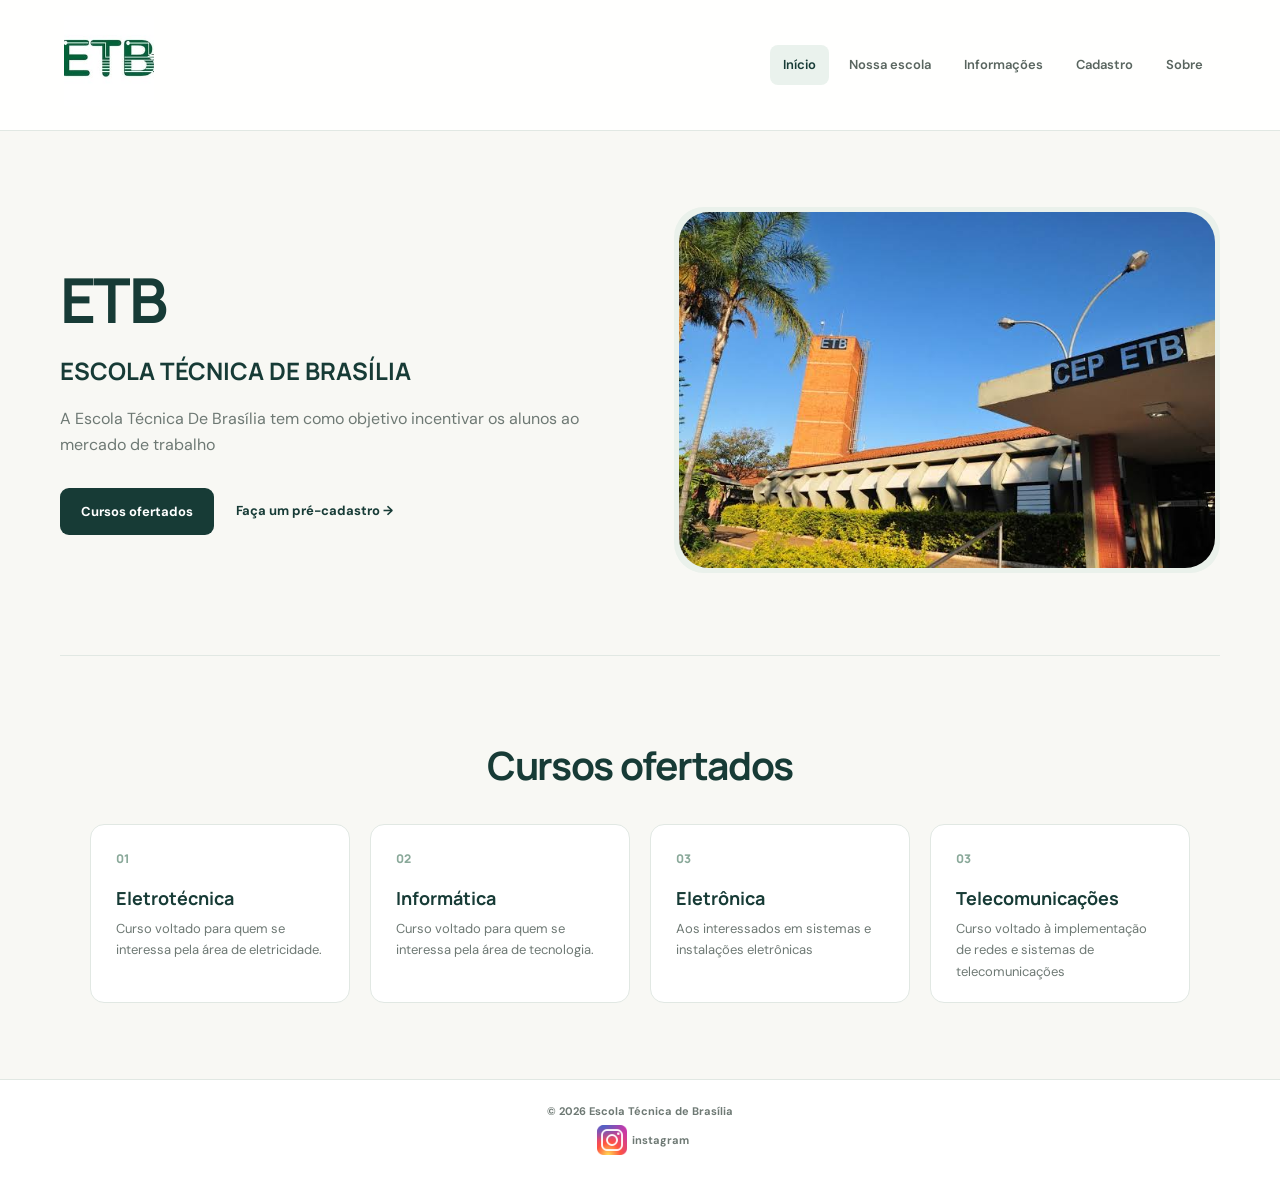
<file: index.html>
<!DOCTYPE html>
<html lang="pt-BR">
<head>
  <meta charset="UTF-8">
  <meta name="viewport" content="width=device-width, initial-scale=1.0">
  <title>ETB</title>
  <link rel="stylesheet" href="style.css">
</head>
<body>
  <header class="site-header">
    <a href="index.html"><img src="logo.png" alt="Logo da Escola Técnica" width="90px"></a>
    <nav class="main-nav" aria-label="Navegação principal">
      <a class="active" href="index.html">Início</a>
      <a href="conteudo.html">Nossa escola</a>
      <a href="dados.html">Informações</a>
      <a href="cadastro.html">Cadastro</a>
      <a href="sobre.html">Sobre</a>
    </nav>
  </header>

  <main>
    <section class="hero">
      <div class="hero-copy">
        <h1>ETB</h1>
        <h2>ESCOLA TÉCNICA DE BRASÍLIA</h2>
        <p>A Escola Técnica De Brasília tem como objetivo incentivar os alunos ao mercado de trabalho</p>
        <div class="hero-actions">
          <a class="button button-primary" href="#cursos">Cursos ofertados</a>
          <a class="text-link" href="cadastro.html">Faça um pré-cadastro →</a>
        </div>
      </div>
      <div class="hero-art">
        <img src="escolaETB.jpeg" alt="Imagem da Escola técnica">
      </div>
    </section>

    <section class="section intro-section" id="cursos">
      <div class="section-heading">
        <h2>Cursos ofertados</h2>
      </div>
      <div class="feature-grid">
        <article class="feature-card">
          <span class="feature-number">01</span><h3>Eletrotécnica</h3><p>Curso voltado para quem se interessa pela área de eletricidade. </p>
        </article>
        <article class="feature-card">
          <span class="feature-number">02</span><h3>Informática</h3><p>Curso voltado para quem se interessa pela área de tecnologia.</p>
        </article>
        <article class="feature-card">
          <span class="feature-number">03</span><h3>Eletrônica</h3><p>Aos interessados em sistemas e instalações eletrônicas</p>
        </article>
        <article class="feature-card">
          <span class="feature-number">03</span><h3>Telecomunicações</h3><p>Curso voltado à implementação de redes e sistemas de telecomunicações</p>
        </article>
      </div>
    </section>
  </main>

  <footer class="site-footer">
    <span>© 2026 Escola Técnica de Brasília</span>
    <div class="link"><img src="instagram.png" alt="" width="40px"><a href="#site-footer">instagram</a></div>
  </footer>
</body>
</html>
</file>
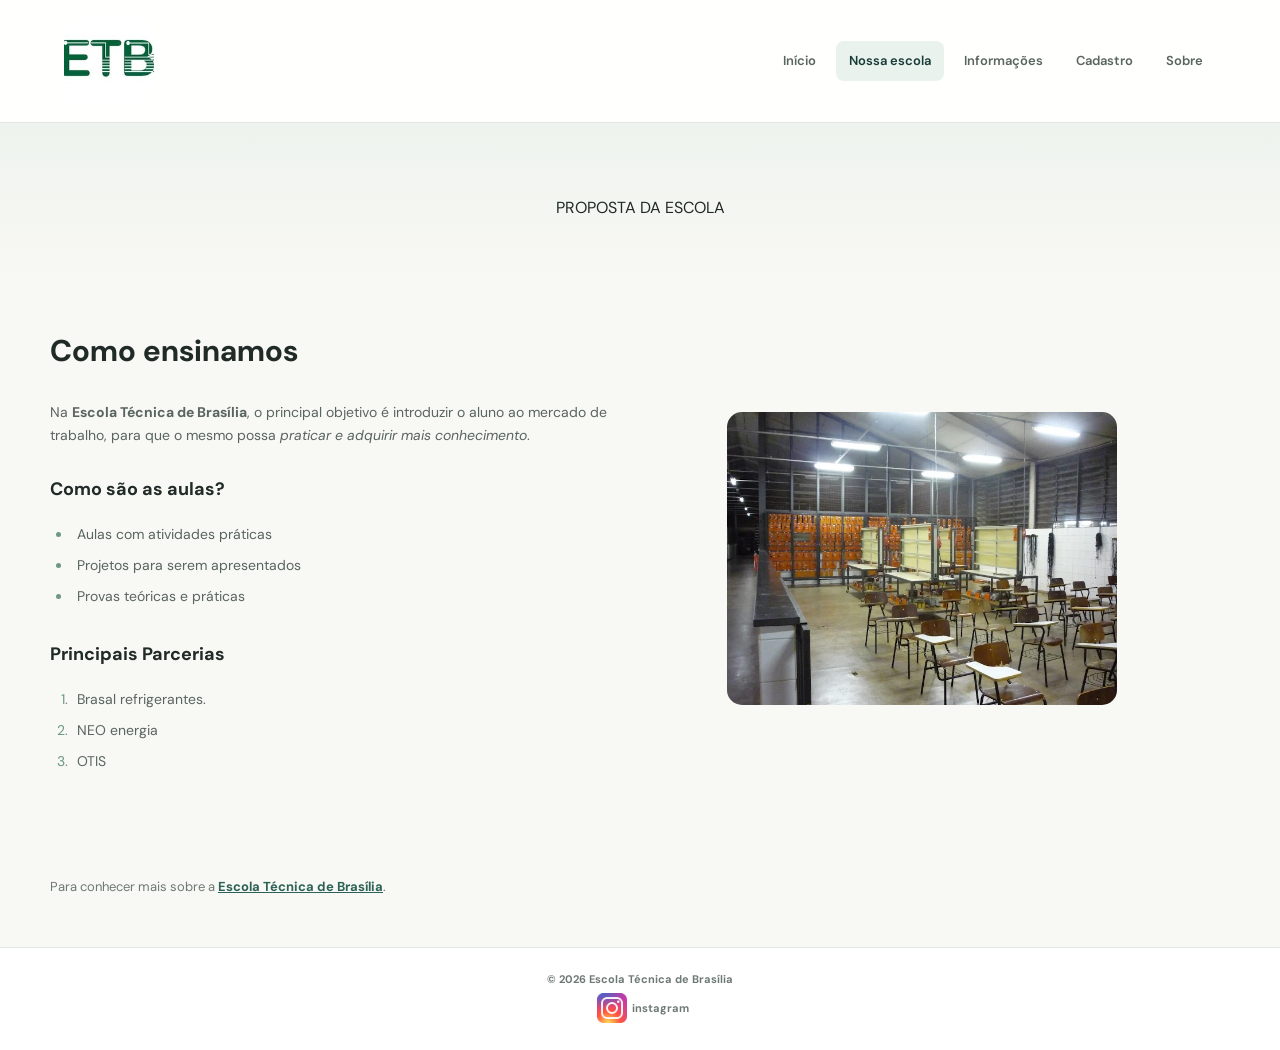
<file: conteudo.html>
<!DOCTYPE html>
<html lang="pt-BR">

<head>
  <meta charset="UTF-8">
  <meta name="viewport" content="width=device-width, initial-scale=1.0">
  <title>ETB | Escola Técnica de Brasília</title>
  <link rel="stylesheet" href="conteudo.css">
</head>

<body>
  <header class="site-header">
    <a class="brand" href="index.html"><img src="logo.png" alt="logo da etb" width="90px"></a>
    <nav class="main-nav">
      <a href="index.html">Início</a>
      <a class="active" href="conteudo.html">Nossa escola</a>
      <a href="dados.html">Informações</a>
      <a href="cadastro.html">Cadastro</a>
      <a href="sobre.html">Sobre</a>
    </nav>
  </header>

  <main class="page-main">
    <section class="page-hero">
      <span>PROPOSTA DA ESCOLA</span>
    </section>

    <section class="content-layout section">
      <div class="content-copy">
        <h2>Como ensinamos</h2>
        <p>Na <strong>Escola Técnica de Brasília</strong>, o principal objetivo é introduzir o aluno ao mercado de trabalho, para que o mesmo possa <em>praticar e adquirir mais conhecimento</em>.</p>

        <h3>Como são as aulas?</h3>
        <ul class="styled-list">
          <li>Aulas com atividades práticas</li>
          <li>Projetos para serem apresentados</li>
          <li>Provas teóricas e práticas</li>
        </ul>

        <h3>Principais Parcerias</h3>
        <ol class="styled-list ordered">
          <li>Brasal refrigerantes.</li>
          <li>NEO energia</li>
          <li>OTIS</li>
        </ol>
      </div>

        <img src="sala.jpg" alt="Sala" width="390px">
    </section>

    <section>
      <p class="reference">Para conhecer mais sobre a <a
          href="https://www.educaedu-brasil.com/centros/etb--escola-tecnica-de-brasilia-uni3541" target="_blank">Escola Técnica de Brasília</a>.</p>
    </section>
  </main>

  <footer class="site-footer">
    <span>© 2026 Escola Técnica de Brasília</span>
    <div class="link"><img src="instagram.png" alt="" width="40px"><a href="#site-footer">instagram</a></div>
  </footer>
</body>
</html>
</file>
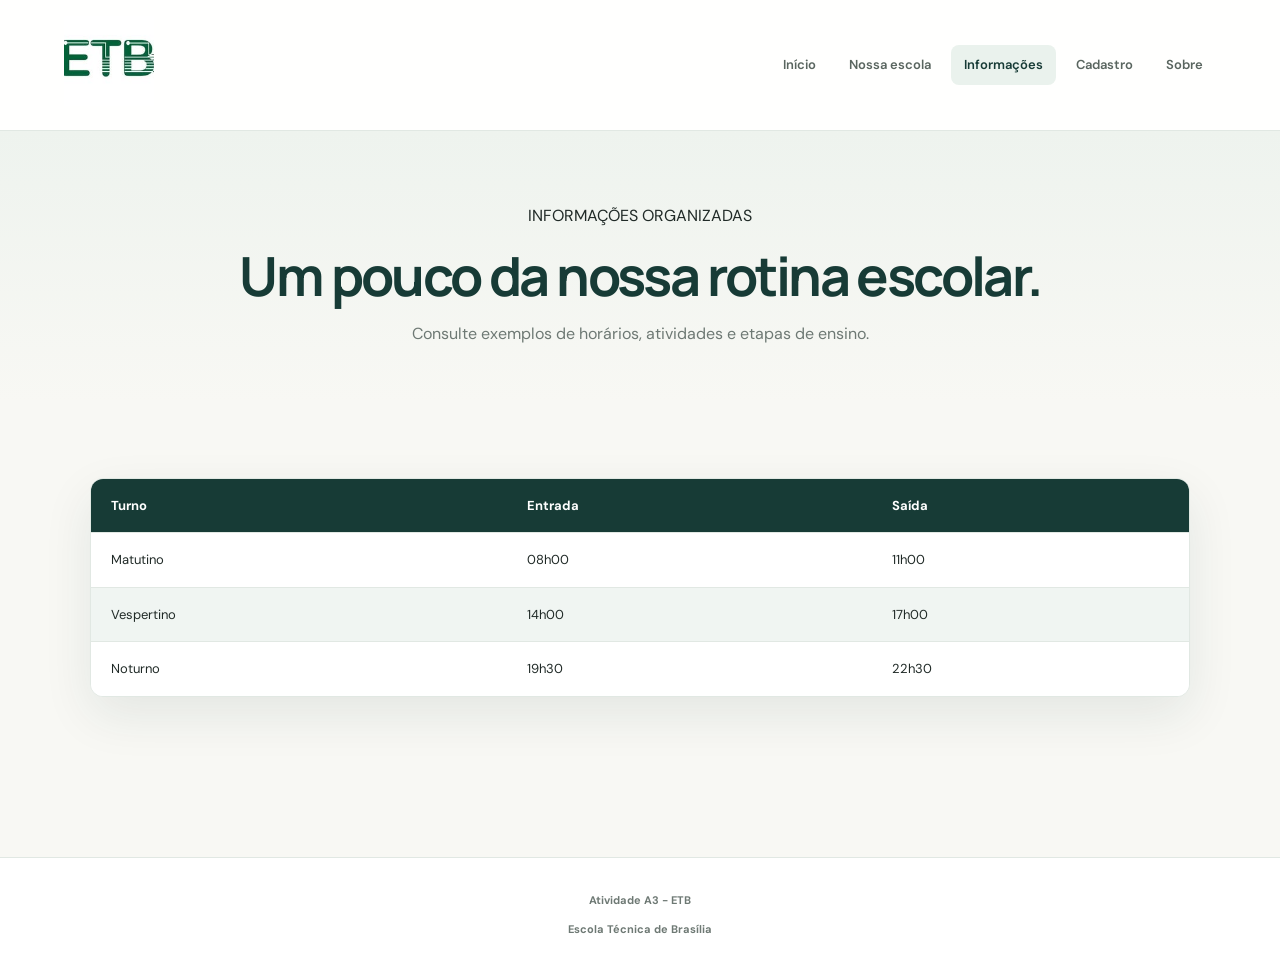
<file: dados.html>
<!DOCTYPE html>
<html lang="pt-BR">

<head>
  <meta charset="UTF-8">
  <meta name="viewport" content="width=device-width, initial-scale=1.0">
  <title>ETB | Escola técnica de Brasília</title>
  <link rel="stylesheet" href="dados.css">
  <style>
    /* CSS interno*/
    .school-table th {
      background-color: #173b36;
      color: #ffffff;
    }

    .school-table td {
      background-color: #ffffff;
    }

    .school-table tr:nth-child(even) td {
      background-color: #f0f5f2;
    }
  </style>
</head>

<body>
  <header class="site-header">
    <a class="brand" href="index.html"><img src="logo.png" alt="" width="90px"></a>
    <nav class="main-nav" aria-label="Navegação principal">
      <a href="index.html">Início</a>
      <a href="conteudo.html">Nossa escola</a>
      <a class="active" href="dados.html">Informações</a>
      <a href="cadastro.html">Cadastro</a>
      <a href="sobre.html">Sobre</a>
    </nav>
  </header>

  <main class="page-main">
    <section class="page-hero">
      <span class="eyebrow">INFORMAÇÕES ORGANIZADAS</span>
      <h1>Um pouco da nossa <span>rotina escolar.</span></h1>
      <p>Consulte exemplos de horários, atividades e etapas de ensino.</p>
    </section>

    <section class="section table-section">
      <div class="table-wrap">
        <table class="school-table">
          <thead>
            <tr>
              <th scope="col">Turno</th>
              <th scope="col">Entrada</th>
              <th scope="col">Saída</th>
            </tr>
          </thead>
          <tbody>
            <tr>
              <td>Matutino</td>
              <td>08h00</td>
              <td>11h00</td>
            </tr>
            <tr>
              <td>Vespertino</td>
              <td>14h00</td>
              <td>17h00</td>
            </tr>
            <tr>
              <td>Noturno</td>
              <td>19h30</td>
              <td>22h30</td>
            </tr>
          </tbody>
        </table>
      </div>
    </section>
  </main>
  <footer class="site-footer">
    <p>Atividade A3 - ETB</p>
    <span>Escola Técnica de Brasília</span>
  </footer>
</body>

</html>
</file>
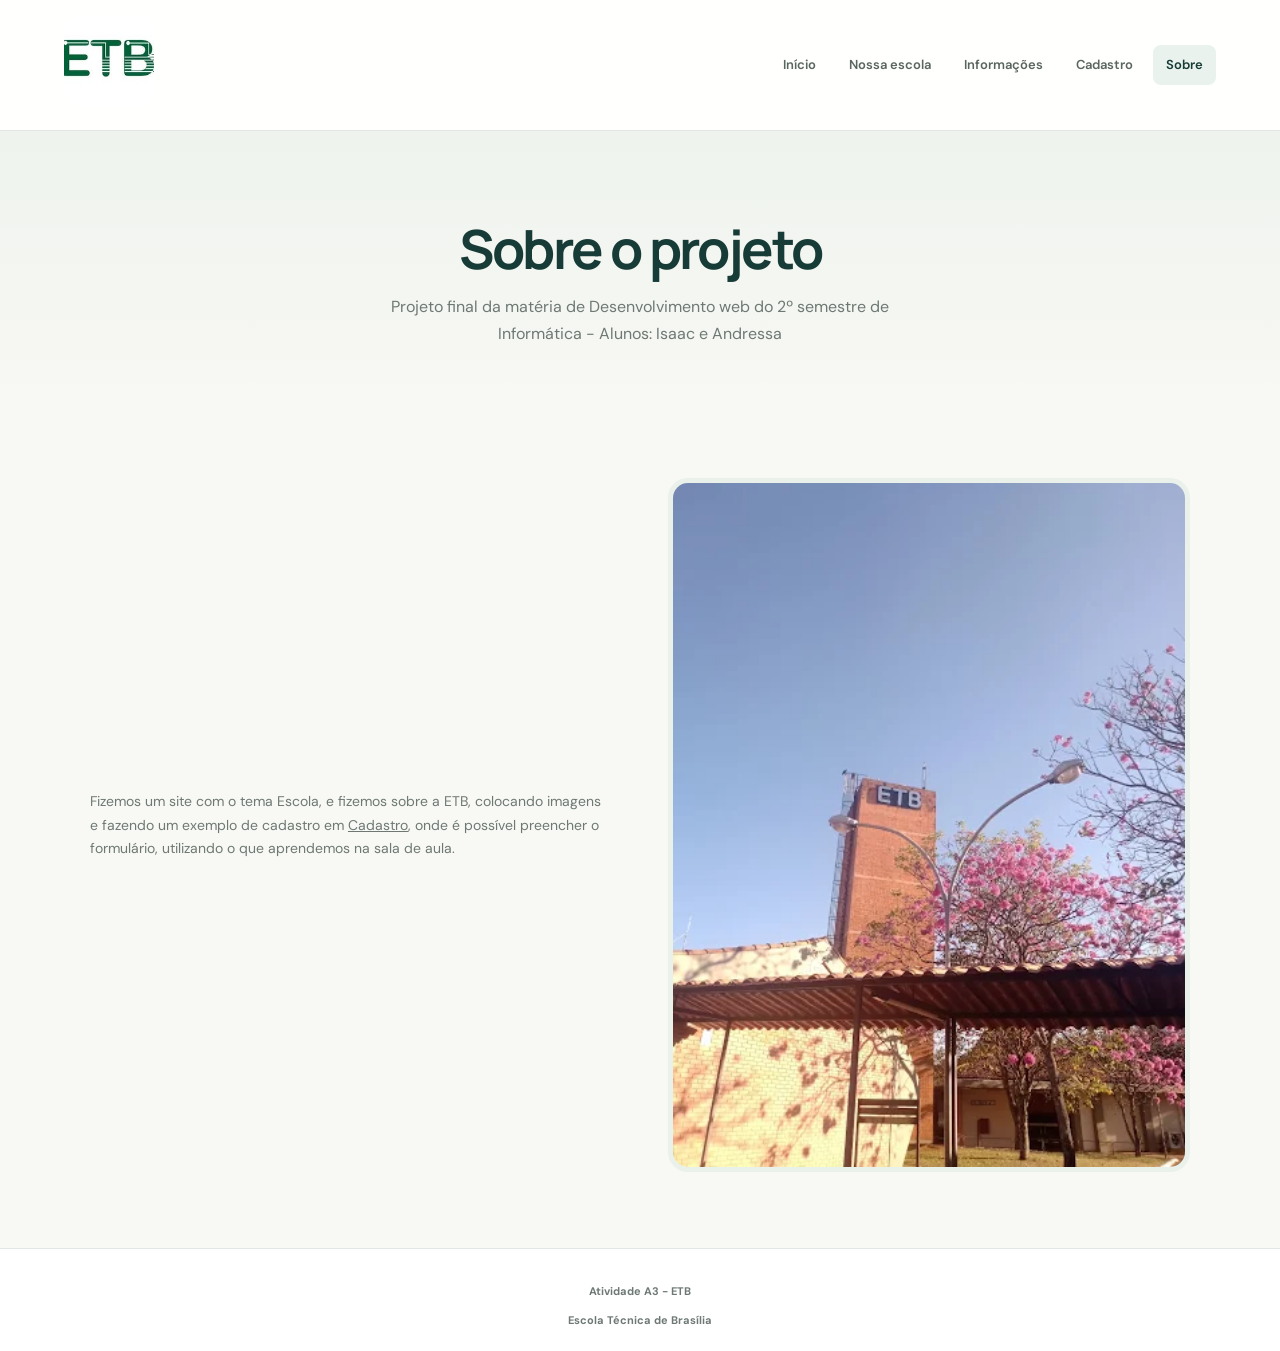
<file: sobre.html>
<!DOCTYPE html>
<html lang="pt-BR">

<head>
  <meta charset="UTF-8">
  <meta name="viewport" content="width=device-width, initial-scale=1.0">
  <title>ETB | Sobre</title>
  <link rel="stylesheet" href="sobre.css">
</head>

<body>
  <header class="site-header">
    <a href="index.html"><img src="logo.png" alt="" width="90px"></a>
    <nav class="main-nav" aria-label="Navegação principal">
      <a href="index.html">Início</a><a href="conteudo.html">Nossa escola</a><a href="dados.html">Informações</a><a
        href="cadastro.html">Cadastro</a><a class="active" href="sobre.html">Sobre</a>
    </nav>
  </header>

  <main class="page-main">
    <section class="page-hero">
      <h1>Sobre o projeto</h1>
      <p>Projeto final da matéria de Desenvolvimento web do 2º semestre de Informática - Alunos: Isaac e Andressa</p>
    </section>
    <section class="section about-layout">
        <p>Fizemos um site com o tema Escola, e fizemos sobre a ETB, colocando imagens e fazendo um exemplo de cadastro em <a href="cadastro.html">Cadastro</a>, onde é possível preencher o formulário, utilizando o que aprendemos na sala de aula.</p>
      </div>
      <img src="etb.jpg" alt="Imagem da ETB">
    </section>
  </main>
  <footer class="site-footer">
    <p>Atividade A3 - ETB</p>
    <span>Escola Técnica de Brasília</span>
  </footer>
</body>

</html>
</file>
<file: style.css>
@import url('https://fonts.googleapis.com/css2?family=DM+Sans:wght@400;500;600;700&family=Manrope:wght@400;500;600;700;800&display=swap');

:root {
  --green: #173b36;
  --green-2: #2d6258;
  --mint: #eaf2ed;
  --cream: #f8f8f4;
  --ink: #202a27;
  --muted: #6e7974;
  --line: #e1e8e3;
  --white: #ffffff;
  --shadow: 0 18px 50px rgba(23, 59, 54, .09);
}

* {
  box-sizing: border-box;
}

html {
  scroll-behavior: smooth;
}

body {
  margin: 0;
  background: var(--cream);
  color: var(--ink);
  font-family: 'DM Sans', Arial, sans-serif;
  line-height: 1.65;
}

a {
  color: inherit;
}

.site-header {
  min-height: 82px;
  padding: 16px max(5vw, 24px);
  display: flex;
  align-items: center;
  justify-content: space-between;
  gap: 28px;
  background: rgba(255, 255, 255, .94);
  border-bottom: 1px solid var(--line);
}

.main-nav {
  display: flex;
  align-items: center;
  flex-wrap: wrap;
  gap: 7px;
}

.main-nav a {
  padding: 9px 13px;
  border-radius: 8px;
  text-decoration: none;
  color: #59655f;
  font-size: 13px;
  font-weight: 600;
  transition: .2s;
}

.main-nav a:hover,
.main-nav a.active {
  color: var(--green);
  background: var(--mint);
}

.hero {
  max-width: 1220px;
  margin: auto;
  padding: 76px 30px 82px;
  display: grid;
  grid-template-columns: 1.02fr .98fr;
  align-items: center;
  gap: 45px;
}

h1,
h2,
h3 {
  font-family: Manrope, sans-serif;
  line-height: 1.2;
  color: var(--green);
}

.hero h1{
  margin: 17px 0;
  font-size: clamp(38px, 5vw, 62px);
  letter-spacing: -2.6px;
}

.hero-copy>p{
  max-width: 570px;
  color: var(--muted);
  font-size: 16px;
}

.hero-actions {
  display: flex;
  align-items: center;
  flex-wrap: wrap;
  gap: 22px;
  margin-top: 29px;
}

.button {
  display: inline-flex;
  justify-content: center;
  align-items: center;
  min-height: 47px;
  padding: 0 21px;
  border: 0;
  border-radius: 9px;
  font: 700 13px 'DM Sans', sans-serif;
  text-decoration: none;
  cursor: pointer;
  transition: transform .2s, background .2s;
}

.button:hover {
  transform: translateY(-2px);
}

.button-primary {
  background: var(--green);
  color: white;
}

.button-primary:hover {
  background: var(--green-2);
}

.text-link {
  color: var(--green);
  font-size: 13px;
  font-weight: 700;
  text-decoration: none;
}

.hero-art {
  position: relative;
  padding: 5px;
  border-radius: 30px;
  background: #eaf1eb;
}

.hero-art img {
  display: block;
  width: 100%;
  max-height: 390px;
  border-radius: 30px;
}

.section {
  max-width: 1160px;
  margin: auto;
  padding: 76px 30px;
}

.intro-section {
  border-top: 1px solid var(--line);
}

.section-heading {
  max-width: 680px;
  margin: 0 auto 35px;
  text-align: center;
}

.section-heading h2{
  margin: 10px 0;
  font-size: clamp(28px, 3.4vw, 39px);
  letter-spacing: -1.3px;
}

.feature-grid,
.values-grid,
.activity-grid {
  display: flex;
  grid-template-columns: repeat(3, 1fr);
  gap: 20px;

}

.feature-card{
  padding: 20px 25px;
  border: 1px solid var(--line);
  border-radius: 14px;
  background: white;
  flex: 1;
}

.feature-number {
  color: #8aa99a;
  font: 800 12px Manrope, sans-serif;
}

.feature-card h3{
  margin: 17px 0 8px;
  font-size: 18px;
}

.feature-card p{
  margin: 0;
  color: var(--muted);
  font-size: 13px;
}

.site-footer {
  min-height: 95px;
  padding: 22px max(5vw, 24px);
  justify-content: space-between;
  gap: 20px;
  border-top: 1px solid var(--line);
  background: white;

}

.link{
  width: 10px;
  margin: auto;
}

.link a{
  text-decoration: none;
}
.link:hover{
  text-decoration: underline;
}

.site-footer p,
.site-footer>span,
.site-footer>.link
{

  display: flex;
  color: var(--muted);
  font-size: 11px;
  align-items: center;
  justify-content: center;
  font-weight: bold;

}

@media (max-width: 850px) {
  .site-header {
    flex-direction: column;
    gap: 12px;
  }

  .main-nav {
    justify-content: center;
  }

  .hero{
    grid-template-columns: 1fr;
    padding-top: 48px;
  }

  .hero-art {
    max-width: 580px;
    margin: auto;
  }

  .feature-grid {
    grid-template-columns: 1fr;
    display: grid;
  }
}

@media (max-width: 560px) {
  .main-nav {
    gap: 2px;
  }
  .feature-grid{
    display: grid;
  }

  .main-nav a {
    padding: 7px 8px;
    font-size: 11px;
  }

  .hero {
    padding: 42px 22px 55px;
  }

  .hero h1{
    letter-spacing: -1.5px;
  }

  .section {
    padding: 52px 22px;
  }
}
</file>
<file: conteudo.css>
@import url('https://fonts.googleapis.com/css2?family=DM+Sans:wght@400;500;600;700&family=Manrope:wght@400;500;600;700;800&display=swap');

:root {
  --green: #173b36;
  --green-2: #2d6258;
  --mint: #eaf2ed;
  --cream: #f8f8f4;
  --ink: #202a27;
  --muted: #6e7974;
  --line: #e1e8e3;
  --white: #ffffff;
  --shadow: 0 18px 50px rgba(23, 59, 54, .09);
}

* {
  box-sizing: border-box;
}

html {
  scroll-behavior: smooth;
}

body {
  margin: 0px;
  background: var(--cream);
  color: var(--ink);
  font-family: 'DM Sans', Arial, sans-serif;
  line-height: 1.65;
}

a {
  color: inherit;
}

.site-header {
  min-height: 82px;
  padding: 16px max(5vw, 24px);
  display: flex;
  align-items: center;
  justify-content: space-between;
  gap: 28px;
  background: rgba(255, 255, 255, .94);
  border-bottom: 1px solid var(--line);
}

.brand {
  display: inline-flex;
  align-items: center;
  gap: 11px;
  color: var(--green);
  text-decoration: none;
  font-family: Manrope, sans-serif;
  font-size: 17px;
  white-space: nowrap;
}

.content-copy,
.content-image,
.reference{
    margin: 50px;
}

.main-nav {
  display: flex;
  align-items: center;
  flex-wrap: wrap;
  gap: 7px;
}

.main-nav a {
  padding: 9px 13px;
  border-radius: 8px;
  text-decoration: none;
  color: #59655f;
  font-size: 13px;
  font-weight: 600;
  transition: .2s;
}

.main-nav a:hover,
.main-nav a.active {
  color: var(--green);
  background: var(--mint);
}

img{
    border-radius: 15px;
}

.page-main {
  min-height: 70vh;
}

.page-hero {
  padding: 72px 25px 55px;
  text-align: center;
  background: linear-gradient(180deg, #eef3ee, var(--cream));
}

.page-hero h1 {
  max-width: 850px;
  margin: 13px auto;
  font-size: clamp(36px, 5vw, 54px);
}

.page-hero>p {
  margin: auto;
}

.content-layout {
  display: grid;
  grid-template-columns: 1.1fr .9fr;
  align-items: center;
  gap: 50px;
}

.content-copy h2 {
  margin-top: 0;
  font-size: 30px;
}

.content-copy h3 {
  margin: 28px 0 10px;
  font-size: 18px;
}

.content-copy p {
  color: #59655f;
  font-size: 14px;
}

.styled-list {
  padding-left: 22px;
  color: #59655f;
  font-size: 14px;
}

.styled-list li {
  padding: 4px 0 4px 5px;
}

.styled-list li::marker {
  color: #6d9786;
}

.reference {
  margin-top: 35px;
  color: var(--muted);
  font-size: 13px;
}

.reference a {
  color: var(--green-2);
  font-weight: 700;
}

@media (max-width: 850px) {
    .reference{
    margin-bottom: 50px;
  }
  img{
    width: 250px;
  }

    .site-header {
    flex-direction: column;
    gap: 12px;
  }
  .main-nav {
    justify-content: center;
  }

 .content-layout {
    grid-template-columns: 1fr;
  }

}

@media (max-width: 560px) {
  .site-footer{
    width: 100%;
  }
  img{
    width: 250px;
  }

  .reference{
    margin-bottom: 50px;
  }
  .main-nav {
    gap: 2px;
  }

  .main-nav a {
    padding: 7px 8px;
    font-size: 11px;
  }

  .page-hero h1 {
    letter-spacing: -1.5px;
  }

  .section {
    padding: 52px 22px;
  }
  .page-hero {
    padding: 50px 22px 40px;
  }
}

.site-footer {
  min-height: 95px;
  padding: 22px max(5vw, 24px);
  justify-content: space-between;
  gap: 20px;
  border-top: 1px solid var(--line);
  background: white; 

}
.site-footer p,
.site-footer>span,
.site-footer>.link
{

  display: flex;
  color: var(--muted);
  font-size: 11px;
  align-items: center;
  justify-content: center;
  font-weight: bold;

}

.link{
  width: 10px;
  margin: auto;
}

.link a{
  text-decoration: none;
}
.link:hover{
  text-decoration: underline;
}
</file>
<file: dados.css>
@import url('https://fonts.googleapis.com/css2?family=DM+Sans:wght@400;500;600;700&family=Manrope:wght@400;500;600;700;800&display=swap');

:root {
  --green: #173b36;
  --green-2: #2d6258;
  --mint: #eaf2ed;
  --cream: #f8f8f4;
  --ink: #202a27;
  --muted: #6e7974;
  --line: #e1e8e3;
  --white: #ffffff;
  --shadow: 0 18px 50px rgba(23, 59, 54, .09);
}

* {
  box-sizing: border-box;
}

html {
  scroll-behavior: smooth;
}

body {
  margin: 0;
  background: var(--cream);
  color: var(--ink);
  font-family: 'DM Sans', Arial, sans-serif;
  line-height: 1.65;
}

a {
  color: inherit;
}

.site-header {
  min-height: 82px;
  padding: 16px max(5vw, 24px);
  display: flex;
  align-items: center;
  justify-content: space-between;
  gap: 28px;
  background: rgba(255, 255, 255, .94);
  border-bottom: 1px solid var(--line);
}


.main-nav {
  display: flex;
  align-items: center;
  flex-wrap: wrap;
  gap: 7px;
}

.main-nav a {
  padding: 9px 13px;
  border-radius: 8px;
  text-decoration: none;
  color: #59655f;
  font-size: 13px;
  font-weight: 600;
  transition: .2s;
}

.main-nav a:hover,
.main-nav a.active {
  color: var(--green);
  background: var(--mint);
}

h1,
h2,
h3 {
  font-family: Manrope, sans-serif;
  line-height: 1.2;
  color: var(--green);
}

.page-hero h1 {
  margin: 17px 0;
  font-size: clamp(38px, 5vw, 62px);
  letter-spacing: -2.6px;
}

.page-hero>p {
  max-width: 570px;
  color: var(--muted);
  font-size: 16px;
}

.section {
  max-width: 1160px;
  margin: auto;
  padding: 76px 30px;
}

.section-heading {
  max-width: 680px;
  margin: 0 auto 35px;
  text-align: center;
}

.section-heading h2{
  margin: 10px 0;
  font-size: clamp(28px, 3.4vw, 39px);
  letter-spacing: -1.3px;
}

.site-footer {
  min-height: 95px;
  padding: 22px max(5vw, 24px);
  justify-content: space-between;
  gap: 20px;
  border-top: 1px solid var(--line);
  background: white;

}

.link{
  width: 10px;
  margin: auto;
}

.link a{
  text-decoration: none;
}
.link:hover{
  text-decoration: underline;
}

.site-footer p,
.site-footer>span,
.site-footer>.link
{

  display: flex;
  color: var(--muted);
  font-size: 11px;
  align-items: center;
  justify-content: center;
  font-weight: bold;

}

.page-main {
  min-height: 70vh;
  padding-bottom: 115px;
}

.page-hero {
  padding: 72px 25px 55px;
  text-align: center;
  background: linear-gradient(180deg, #eef3ee, var(--cream));
}

.page-hero h1 {
  max-width: 850px;
  margin: 13px auto;
  font-size: clamp(36px, 5vw, 54px);
}

.page-hero>p {
  margin: auto;
}

.table-section {
  padding-bottom: 45px;
}

.table-wrap {
  overflow-x: auto;
  border: 1px solid var(--line);
  border-radius: 13px;
  background: white;
  box-shadow: var(--shadow);
}

.school-table {
  width: 100%;
  border-collapse: collapse;
  text-align: left;
  font-size: 13px;
}

.school-table th,
.school-table td {
  padding: 16px 20px;
  border-bottom: 1px solid var(--line);
}

.school-table th {
  font-weight: 700;
}

.school-table tbody tr:last-child td {
  border-bottom: 0;
}

/*Arrumar depois*/
@media (max-width: 850px) {
  .site-header {
    flex-direction: column;
    gap: 12px;
  }

  .main-nav {
    justify-content: center;
  }
}

@media (max-width: 560px) {
  .main-nav {
    gap: 2px;
  }


  .main-nav a {
    padding: 7px 8px;
    font-size: 11px;
  }

  .section {
    padding: 52px 22px;
  }
}
</file>
<file: sobre.css>
@import url('https://fonts.googleapis.com/css2?family=DM+Sans:wght@400;500;600;700&family=Manrope:wght@400;500;600;700;800&display=swap');

:root {
  --green: #173b36;
  --green-2: #2d6258;
  --mint: #eaf2ed;
  --cream: #f8f8f4;
  --ink: #202a27;
  --muted: #6e7974;
  --line: #e1e8e3;
  --white: #ffffff;
  --shadow: 0 18px 50px rgba(23, 59, 54, .09);
}

* {
  box-sizing: border-box;
}

html {
  scroll-behavior: smooth;
}

body {
  margin: 0;
  background: var(--cream);
  color: var(--ink);
  font-family: 'DM Sans', Arial, sans-serif;
  line-height: 1.65;
}

a {
  color: inherit;
}

.site-header {
  min-height: 82px;
  padding: 16px max(5vw, 24px);
  display: flex;
  align-items: center;
  justify-content: space-between;
  gap: 28px;
  background: rgba(255, 255, 255, .94);
  border-bottom: 1px solid var(--line);
}

.main-nav {
  display: flex;
  align-items: center;
  flex-wrap: wrap;
  gap: 7px;
}

.main-nav a {
  padding: 9px 13px;
  border-radius: 8px;
  text-decoration: none;
  color: #59655f;
  font-size: 13px;
  font-weight: 600;
  transition: .2s;
}

.main-nav a:hover,
.main-nav a.active {
  color: var(--green);
  background: var(--mint);
}

h1{
  font-family: Manrope, sans-serif;
  line-height: 1.2;
  color: var(--green);
}

.page-hero h1 {
  margin: 17px 0;
  font-size: clamp(38px, 5vw, 62px);
  letter-spacing: -2.6px;
}

.page-hero>p {
  max-width: 570px;
  color: var(--muted);
  font-size: 16px;
}

.section {
  max-width: 1160px;
  margin: auto;
  padding: 76px 30px;
}

.about-layout h2 {
  margin: 10px 0;
  font-size: clamp(28px, 3.4vw, 39px);
  letter-spacing: -1.3px;
}

/*Arrumar depois*/
@media (max-width: 850px) {
  .site-header {
    flex-direction: column;
    gap: 12px;
  }

  .main-nav {
    justify-content: center;
  }

}

@media (max-width: 560px) {
  .main-nav {
    gap: 2px;
  }

  .main-nav a {
    padding: 7px 8px;
    font-size: 11px;
  }
  .section {
    padding: 52px 22px;
  }
  .page-main{
    padding-bottom: 125px;
  }
}

.page-main {
  min-height: 70vh;
}

.page-hero {
  padding: 72px 25px 55px;
  text-align: center;
  background: linear-gradient(180deg, #eef3ee, var(--cream));
}

.page-hero h1 {
  max-width: 850px;
  margin: 13px auto;
  font-size: clamp(36px, 5vw, 54px);
}

.page-hero>p {
  margin: auto;
}

.about-layout {
  display: grid;
  grid-template-columns: 1fr 1fr;
  align-items: center;
  gap: 55px;
}

.about-layout p {
  color: var(--muted);
  font-size: 14px;
}

.about-layout img {
  width: 100%;
  padding: 5px;
  border-radius: 20px;
  background: #eaf1eb;
}
img{
  border-radius:15px;
}

.site-footer {
  min-height: 95px;
  padding: 22px max(5vw, 24px);
  justify-content: space-between;
  gap: 20px;
  border-top: 1px solid var(--line);
  background: white;

}

.site-footer p,
.site-footer>span
{
  display: flex;
  color: var(--muted);
  font-size: 11px;
  align-items: center;
  justify-content: center;
  font-weight: bold;

}
</file>
